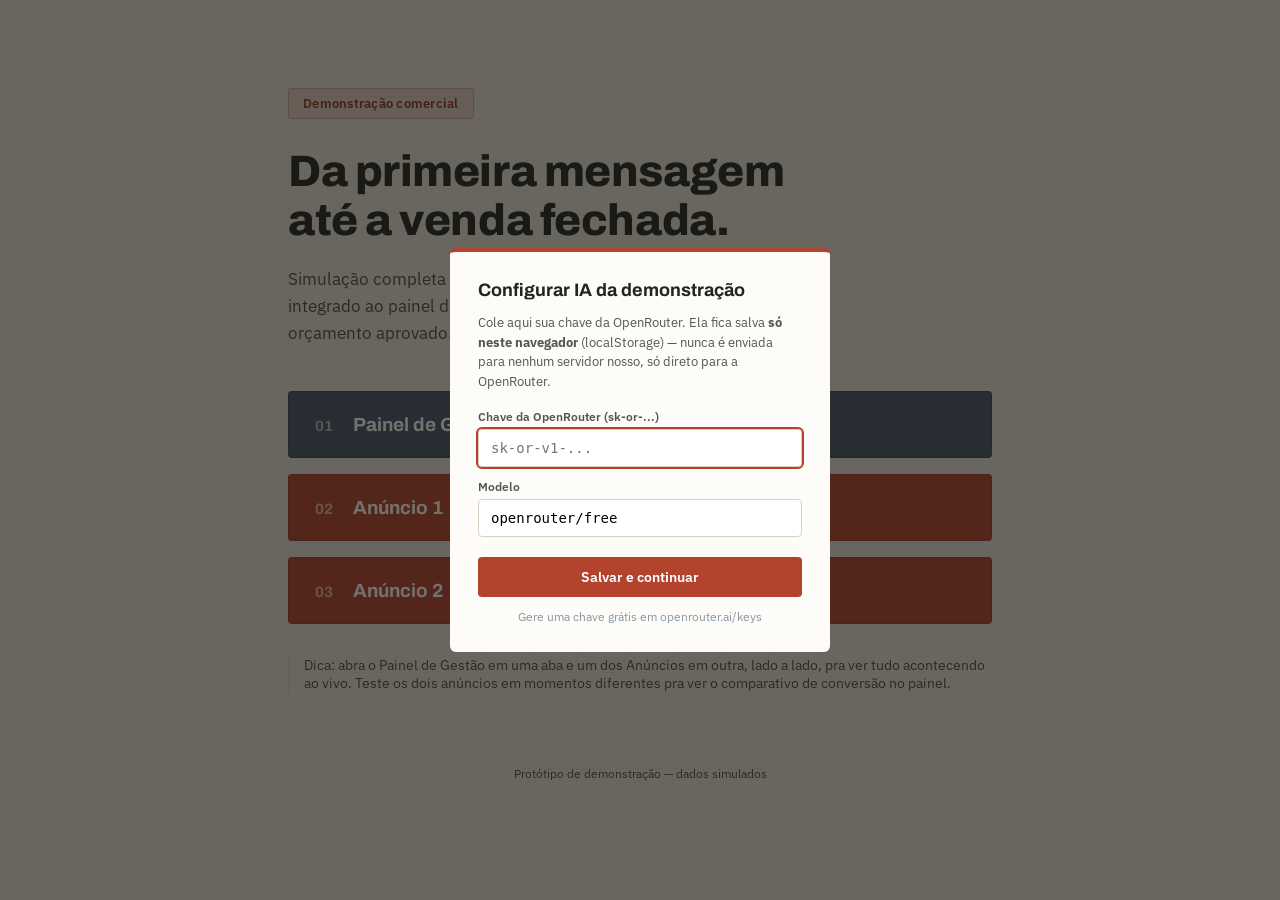
<file: index.html>
<!DOCTYPE html>
<html lang="pt-BR">
<head>
<meta charset="UTF-8" />
<meta name="viewport" content="width=device-width, initial-scale=1.0" />
<title>Fluxo Comercial — Demonstração</title>
<link rel="preconnect" href="https://fonts.googleapis.com">
<link href="https://fonts.googleapis.com/css2?family=Archivo:wght@600;700;800&family=IBM+Plex+Sans:wght@400;500;600&display=swap" rel="stylesheet">
<link rel="stylesheet" href="style.css">
<link rel="stylesheet" href="apikey-modal.css">
</head>
<body>

<div class="grid-overlay"></div>

<main class="hero">
  <div class="hero-tag">Demonstração comercial</div>
  <h1 class="hero-title">Da primeira mensagem<br>até a venda fechada.</h1>
  <p class="hero-sub">Simulação completa do fluxo de atendimento via WhatsApp com IA, integrado ao painel de gestão do lojista — do clique no anúncio até o orçamento aprovado.</p>

  <div class="hero-actions">
    <a href="painel.html" class="plaque plaque-steel">
      <span class="plaque-num">01</span>
      <span class="plaque-label">Painel de Gestão</span>
      <span class="plaque-desc">Acompanhe o funil em tempo real</span>
    </a>

    <a href="anuncio.html?ad=1" class="plaque plaque-rust">
      <span class="plaque-num">02</span>
      <span class="plaque-label">Anúncio 1</span>
      <span class="plaque-desc">Viva a jornada como um cliente final</span>
    </a>

    <a href="anuncio.html?ad=2" class="plaque plaque-rust">
      <span class="plaque-num">03</span>
      <span class="plaque-label">Anúncio 2</span>
      <span class="plaque-desc">Mesma jornada, campanha diferente</span>
    </a>
  </div>

  <p class="hero-hint">Dica: abra o Painel de Gestão em uma aba e um dos Anúncios em outra, lado a lado, pra ver tudo acontecendo ao vivo. Teste os dois anúncios em momentos diferentes pra ver o comparativo de conversão no painel.</p>
</main>

<footer class="hero-footer">Protótipo de demonstração — dados simulados</footer>

<script src="config.js"></script>
<script src="apikey.js"></script>
<script src="funnel-store.js"></script>
<script>
  FunnelStore.seedIfEmpty();
  FunnelStore.recordEvent("site_visit", {});
  // Pede a chave da IA logo na entrada, pra já estar pronta quando
  // o Junior clicar em algum anúncio.
  PillarisKey.ensure(function () {});
</script>

</body>
</html>
</file>
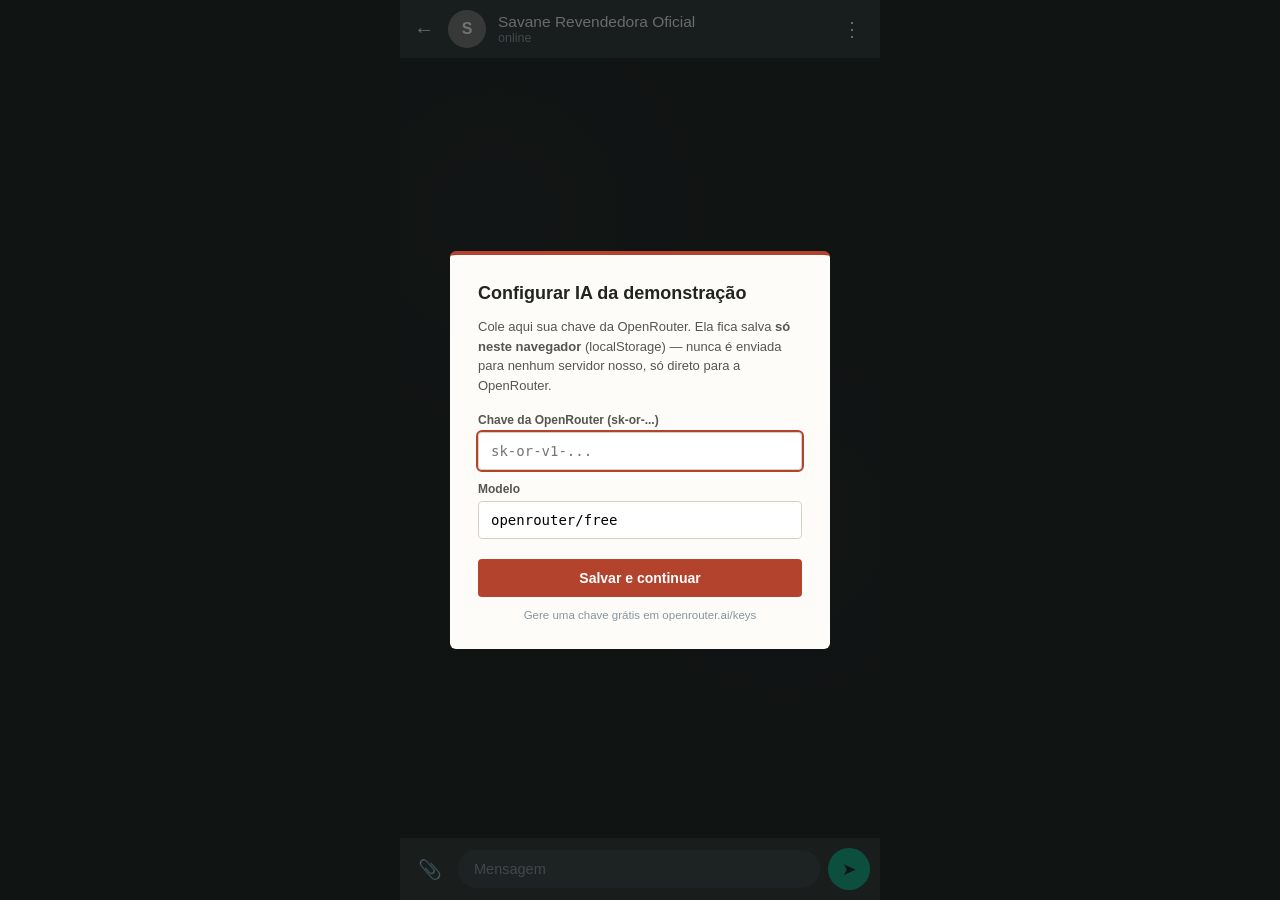
<file: anuncio.html>
<!DOCTYPE html>
<html lang="pt-BR">
<head>
<meta charset="UTF-8" />
<meta name="viewport" content="width=device-width, initial-scale=1.0" />
<title>WhatsApp</title>
<link rel="stylesheet" href="whatsapp.css">
<link rel="stylesheet" href="apikey-modal.css">
</head>
<body>

<div class="wa-app">

  <div class="wa-header">
    <a href="index.html" class="wa-back">&#8592;</a>
    <div class="wa-avatar">S</div>
    <div class="wa-contact">
      <div class="wa-contact-name">Savane Revendedora Oficial</div>
      <div class="wa-contact-status" id="statusLine">online</div>
    </div>
    <div class="wa-menu">&#8942;</div>
  </div>

  <div class="wa-chat" id="chatWindow"></div>

  <div class="wa-inputbar">
    <button id="attachBtn" class="wa-attach" aria-label="Anexar foto" title="Enviar foto do ambiente">📎</button>
    <input type="file" id="photoInput" accept="image/*" capture="environment" style="display:none" />
    <input type="text" id="msgInput" placeholder="Mensagem" autocomplete="off" />
    <button id="sendBtn" class="wa-send" aria-label="Enviar">&#10148;</button>
  </div>

</div>

<script src="config.js"></script>
<script src="apikey.js"></script>
<script src="funnel-store.js"></script>
<script src="chat.js"></script>
</body>
</html>
</file>
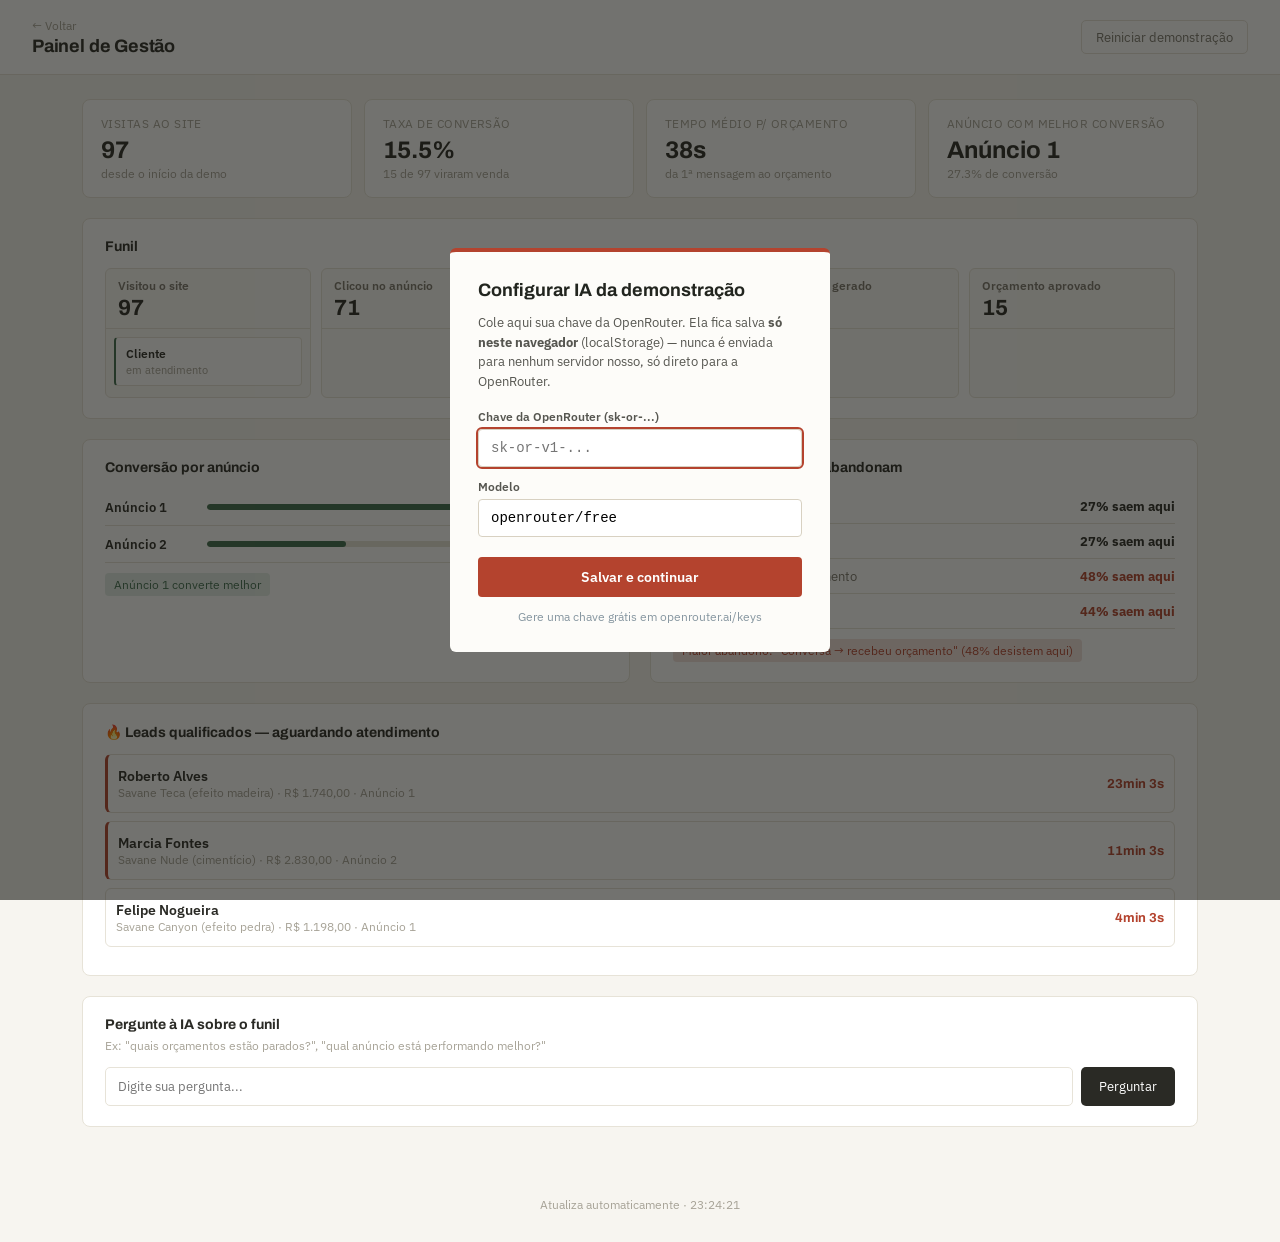
<file: painel.html>
<!DOCTYPE html>
<html lang="pt-BR">
<head>
<meta charset="UTF-8" />
<meta name="viewport" content="width=device-width, initial-scale=1.0" />
<title>Painel de Gestão</title>
<link rel="preconnect" href="https://fonts.googleapis.com">
<link href="https://fonts.googleapis.com/css2?family=Archivo:wght@600;700;800&family=IBM+Plex+Sans:wght@400;500;600&display=swap" rel="stylesheet">
<link rel="stylesheet" href="painel.css">
<link rel="stylesheet" href="apikey-modal.css">
</head>
<body>

<header class="pnl-header">
  <div>
    <a href="index.html" class="pnl-back">&#8592; Voltar</a>
    <h1 class="pnl-title">Painel de Gestão</h1>
  </div>
  <button id="resetBtn" class="pnl-reset">Reiniciar demonstração</button>
</header>

<main class="pnl-main">

  <section class="pnl-kpis" id="kpiRow"></section>

  <section class="pnl-panel">
    <h2 class="pnl-panel-title">Funil</h2>
    <div class="pnl-board" id="board"></div>
  </section>

  <div class="pnl-row-2">
    <section class="pnl-panel">
      <h2 class="pnl-panel-title">Conversão por anúncio</h2>
      <div id="adsPanel"></div>
    </section>

    <section class="pnl-panel">
      <h2 class="pnl-panel-title">Onde os clientes mais abandonam</h2>
      <div id="dropoffPanel"></div>
    </section>
  </div>

  <section class="pnl-panel">
    <h2 class="pnl-panel-title">🔥 Leads qualificados — aguardando atendimento</h2>
    <div id="queuePanel"></div>
  </section>

  <section class="pnl-panel pnl-ai-panel">
    <h2 class="pnl-panel-title">Pergunte à IA sobre o funil</h2>
    <p class="pnl-ai-hint">Ex: "quais orçamentos estão parados?", "qual anúncio está performando melhor?"</p>
    <div class="pnl-ai-inputrow">
      <input type="text" id="aiQuestion" placeholder="Digite sua pergunta..." />
      <button id="aiAskBtn">Perguntar</button>
    </div>
    <div id="aiAnswer" class="pnl-ai-answer" style="display:none;"></div>
  </section>

</main>

<div id="leadModalOverlay" class="pnl-modal-overlay" style="display:none;">
  <div class="pnl-modal">
    <button id="leadModalClose" class="pnl-modal-close">&times;</button>
    <div id="leadModalBody"></div>
  </div>
</div>

<footer class="pnl-footer">Atualiza automaticamente · <span id="lastUpdate">--</span></footer>

<script src="config.js"></script>
<script src="apikey.js"></script>
<script src="funnel-store.js"></script>
<script src="painel.js"></script>
</body>
</html>
</file>
<file: style.css>
:root {
  --sand: #e7e2d8;
  --sand-dark: #d8d1c2;
  --ink: #22251f;
  --ink-soft: #4a4a42;
  --rust: #b4432e;
  --rust-dark: #8f3423;
  --yellow: #e8a93b;
  --steel: #445366;
  --steel-dark: #333f4d;
  --green: #3e6b4f;
  --white: #fdfcf9;
}

* { box-sizing: border-box; }

html, body {
  margin: 0;
  padding: 0;
  background: var(--sand);
  color: var(--ink);
  font-family: "IBM Plex Sans", sans-serif;
  min-height: 100vh;
}

.grid-overlay {
  position: fixed;
  inset: 0;
  pointer-events: none;
  background-image:
    linear-gradient(var(--sand-dark) 1px, transparent 1px),
    linear-gradient(90deg, var(--sand-dark) 1px, transparent 1px);
  background-size: 48px 48px;
  opacity: 0.35;
  z-index: 0;
}

.hero {
  position: relative;
  z-index: 1;
  max-width: 760px;
  margin: 0 auto;
  padding: 88px 28px 40px;
}

.hero-tag {
  display: inline-block;
  font-family: "IBM Plex Sans", sans-serif;
  font-size: 13px;
  font-weight: 600;
  letter-spacing: 0.02em;
  color: var(--rust-dark);
  background: rgba(180, 67, 46, 0.12);
  border: 1px solid rgba(180, 67, 46, 0.3);
  padding: 6px 14px;
  border-radius: 3px;
  margin-bottom: 28px;
}

.hero-title {
  font-family: "Archivo", sans-serif;
  font-weight: 800;
  font-size: 44px;
  line-height: 1.12;
  margin: 0 0 20px;
  letter-spacing: -0.01em;
}

.hero-sub {
  font-size: 17px;
  line-height: 1.6;
  color: var(--ink-soft);
  max-width: 560px;
  margin: 0 0 44px;
}

.hero-actions {
  display: flex;
  flex-direction: column;
  gap: 16px;
  margin-bottom: 32px;
}

.plaque {
  display: flex;
  align-items: baseline;
  gap: 16px;
  padding: 22px 26px;
  border-radius: 4px;
  text-decoration: none;
  color: var(--white);
  position: relative;
  transition: transform 0.15s ease;
  border: 1px solid rgba(0,0,0,0.15);
}

.plaque:hover { transform: translateX(4px); }

.plaque-steel { background: var(--steel); }
.plaque-steel:hover { background: var(--steel-dark); }

.plaque-rust { background: var(--rust); }
.plaque-rust:hover { background: var(--rust-dark); }

.plaque-num {
  font-family: "Archivo", sans-serif;
  font-weight: 700;
  font-size: 15px;
  opacity: 0.6;
  min-width: 22px;
}

.plaque-label {
  font-family: "Archivo", sans-serif;
  font-weight: 700;
  font-size: 19px;
  flex: 0 0 auto;
}

.plaque-desc {
  font-size: 14px;
  opacity: 0.85;
  border-left: 1px solid rgba(255,255,255,0.3);
  padding-left: 16px;
  margin-left: 4px;
}

.hero-hint {
  font-size: 13.5px;
  color: var(--ink-soft);
  border-left: 2px solid var(--sand-dark);
  padding-left: 14px;
}

.hero-footer {
  position: relative;
  z-index: 1;
  text-align: center;
  font-size: 12px;
  color: var(--ink-soft);
  padding: 20px;
}

@media (max-width: 600px) {
  .hero-title { font-size: 32px; }
  .plaque { flex-direction: column; gap: 4px; align-items: flex-start; }
  .plaque-desc { border-left: none; padding-left: 0; margin-left: 0; }
}
</file>
<file: apikey-modal.css>
.pk-overlay {
  position: fixed;
  inset: 0;
  background: rgba(20, 20, 16, 0.6);
  display: flex;
  align-items: center;
  justify-content: center;
  z-index: 1000;
  padding: 20px;
}

.pk-modal {
  background: #fdfcf9;
  border-radius: 6px;
  padding: 28px;
  max-width: 380px;
  width: 100%;
  font-family: "IBM Plex Sans", -apple-system, sans-serif;
  border-top: 4px solid #b4432e;
}

.pk-modal-title {
  font-family: "Archivo", sans-serif;
  font-weight: 700;
  font-size: 18px;
  margin-bottom: 10px;
  color: #22251f;
}

.pk-modal-text {
  font-size: 13px;
  line-height: 1.5;
  color: #565650;
  margin-bottom: 18px;
}

.pk-label {
  display: block;
  font-size: 12px;
  font-weight: 600;
  color: #565650;
  margin-bottom: 5px;
  margin-top: 12px;
}

.pk-input {
  width: 100%;
  padding: 10px 12px;
  border-radius: 4px;
  border: 1px solid #d8d1c2;
  font-size: 14px;
  font-family: monospace;
  background: #fff;
}
.pk-input:focus { outline: 2px solid #b4432e; }
.pk-input-error { border-color: #b4432e; background: #fdf0ee; }

.pk-btn {
  width: 100%;
  margin-top: 20px;
  padding: 11px 0;
  background: #b4432e;
  color: #fff;
  border: none;
  border-radius: 4px;
  font-weight: 600;
  font-size: 14px;
  cursor: pointer;
  font-family: "IBM Plex Sans", sans-serif;
}
.pk-btn:hover { background: #8f3423; }

.pk-modal-hint {
  text-align: center;
  font-size: 11.5px;
  color: #8696a0;
  margin-top: 12px;
}
</file>
<file: whatsapp.css>
* { box-sizing: border-box; }

html, body {
  margin: 0;
  padding: 0;
  height: 100%;
  font-family: -apple-system, "Segoe UI", Helvetica, Arial, sans-serif;
  background: #0b141a;
}

.wa-app {
  max-width: 480px;
  margin: 0 auto;
  height: 100vh;
  display: flex;
  flex-direction: column;
  background: #0b141a;
}

.wa-header {
  background: #202c33;
  color: #e9edef;
  display: flex;
  align-items: center;
  padding: 10px 14px;
  gap: 12px;
  flex: 0 0 auto;
}

.wa-back {
  color: #e9edef;
  text-decoration: none;
  font-size: 20px;
  padding-right: 2px;
}

.wa-avatar {
  width: 38px;
  height: 38px;
  border-radius: 50%;
  background: #6a7175;
  color: #fff;
  display: flex;
  align-items: center;
  justify-content: center;
  font-weight: 600;
  flex: 0 0 auto;
}

.wa-contact { flex: 1; min-width: 0; }
.wa-contact-name {
  font-size: 15.5px;
  font-weight: 500;
  white-space: nowrap;
  overflow: hidden;
  text-overflow: ellipsis;
}
.wa-contact-status {
  font-size: 12.5px;
  color: #8696a0;
}

.wa-menu {
  color: #e9edef;
  font-size: 20px;
  padding: 0 4px;
}

.wa-chat {
  flex: 1;
  overflow-y: auto;
  padding: 14px 8px;
  background-color: #0b141a;
  background-image:
    radial-gradient(circle at 20% 20%, rgba(255,255,255,0.02) 0%, transparent 40%),
    radial-gradient(circle at 80% 60%, rgba(255,255,255,0.02) 0%, transparent 40%);
  display: flex;
  flex-direction: column;
  gap: 2px;
}

.wa-bubble-row {
  display: flex;
  padding: 2px 8px;
}
.wa-bubble-row.in { justify-content: flex-start; }
.wa-bubble-row.out { justify-content: flex-end; }

.wa-bubble {
  max-width: 78%;
  padding: 7px 9px 8px 9px;
  border-radius: 8px;
  font-size: 14.3px;
  line-height: 1.35;
  position: relative;
  white-space: pre-wrap;
  word-wrap: break-word;
}

.wa-bubble.in {
  background: #202c33;
  color: #e9edef;
  border-top-left-radius: 0;
}

.wa-bubble.out {
  background: #005c4b;
  color: #e9edef;
  border-top-right-radius: 0;
}

.wa-time {
  display: block;
  font-size: 10.5px;
  color: #8696a0;
  text-align: right;
  margin-top: 3px;
}

.wa-typing {
  display: flex;
  gap: 4px;
  padding: 10px 12px;
}
.wa-typing span {
  width: 6px;
  height: 6px;
  border-radius: 50%;
  background: #8696a0;
  animation: wa-blink 1.2s infinite ease-in-out;
}
.wa-typing span:nth-child(2) { animation-delay: 0.2s; }
.wa-typing span:nth-child(3) { animation-delay: 0.4s; }
@keyframes wa-blink {
  0%, 80%, 100% { opacity: 0.3; }
  40% { opacity: 1; }
}

/* Quote card */
.wa-quote-card {
  background: #202c33;
  color: #e9edef;
  border-radius: 8px;
  border-left: 4px solid #00a884;
  padding: 12px 14px;
  max-width: 84%;
  font-size: 13.5px;
}
.wa-quote-title {
  font-weight: 700;
  font-size: 14.5px;
  margin-bottom: 8px;
  color: #00d9a6;
}
.wa-quote-row {
  display: flex;
  justify-content: space-between;
  padding: 3px 0;
  border-bottom: 1px dashed rgba(255,255,255,0.08);
}
.wa-quote-row span:first-child { color: #8696a0; }
.wa-quote-total {
  display: flex;
  justify-content: space-between;
  margin-top: 8px;
  padding-top: 8px;
  border-top: 1px solid rgba(255,255,255,0.15);
  font-weight: 700;
  font-size: 15px;
  color: #00d9a6;
}
.wa-quote-actions {
  display: flex;
  gap: 8px;
  margin-top: 12px;
}
.wa-quote-btn {
  flex: 1;
  padding: 9px 0;
  border-radius: 6px;
  border: none;
  font-weight: 600;
  font-size: 13.5px;
  cursor: pointer;
}
.wa-quote-btn.approve { background: #00a884; color: #06231d; }
.wa-quote-btn.reject { background: transparent; color: #e9edef; border: 1px solid #4a5b64; }
.wa-quote-btn:disabled { opacity: 0.5; cursor: default; }

.wa-attach {
  width: 40px;
  height: 40px;
  border-radius: 50%;
  border: none;
  background: transparent;
  color: #8696a0;
  font-size: 19px;
  cursor: pointer;
  flex: 0 0 auto;
  display: flex;
  align-items: center;
  justify-content: center;
}
.wa-attach:hover { background: rgba(255,255,255,0.06); }
.wa-attach:disabled { opacity: 0.4; cursor: default; }

.wa-image-bubble {
  max-width: 78%;
  border-radius: 8px;
  overflow: hidden;
  position: relative;
}
.wa-image-bubble img {
  display: block;
  width: 100%;
  max-height: 320px;
  object-fit: cover;
}
.wa-image-caption {
  padding: 6px 9px 8px;
  font-size: 13px;
  background: #202c33;
  color: #e9edef;
}
.wa-image-bubble.out .wa-image-caption { background: #005c4b; }

.wa-image-loading {
  display: flex;
  align-items: center;
  gap: 8px;
  padding: 14px 16px;
  background: #202c33;
  color: #8696a0;
  border-radius: 8px;
  font-size: 13px;
  max-width: 78%;
}
.wa-image-loading .wa-spinner {
  width: 14px;
  height: 14px;
  border: 2px solid #445366;
  border-top-color: #00d9a6;
  border-radius: 50%;
  animation: wa-spin 0.8s linear infinite;
}
@keyframes wa-spin { to { transform: rotate(360deg); } }

.wa-catalog-card {
  background: #202c33;
  color: #e9edef;
  border-radius: 8px;
  padding: 12px;
  max-width: 88%;
}
.wa-catalog-title {
  font-weight: 700;
  font-size: 14.5px;
  margin-bottom: 2px;
}
.wa-catalog-hint {
  font-size: 12.5px;
  color: #8696a0;
  margin-bottom: 10px;
}
.wa-catalog-grid {
  display: grid;
  grid-template-columns: 1fr 1fr;
  gap: 8px;
}
.wa-catalog-item {
  background: #111b21;
  border-radius: 6px;
  overflow: hidden;
  cursor: pointer;
  transition: transform 0.12s ease;
}
.wa-catalog-item:hover { transform: scale(1.02); }
.wa-catalog-item img {
  width: 100%;
  height: 84px;
  object-fit: cover;
  display: block;
}
.wa-catalog-item-name {
  font-size: 12px;
  font-weight: 600;
  padding: 6px 8px 0;
}
.wa-catalog-item-price {
  font-size: 11px;
  color: #00d9a6;
  padding: 0 8px 8px;
}

.wa-inputbar {
  flex: 0 0 auto;
  display: flex;
  align-items: center;
  gap: 8px;
  padding: 10px;
  background: #202c33;
}

.wa-inputbar input {
  flex: 1;
  border: none;
  outline: none;
  padding: 11px 16px;
  border-radius: 22px;
  background: #2a3942;
  color: #e9edef;
  font-size: 14.5px;
}
.wa-inputbar input::placeholder { color: #8696a0; }

.wa-send {
  width: 42px;
  height: 42px;
  border-radius: 50%;
  border: none;
  background: #00a884;
  color: #0b141a;
  font-size: 17px;
  cursor: pointer;
  display: flex;
  align-items: center;
  justify-content: center;
}
.wa-send:disabled { opacity: 0.5; cursor: default; }
</file>
<file: painel.css>
:root {
  --bg: #f7f5f0;
  --surface: #ffffff;
  --border: #e7e3d8;
  --ink: #2a2a25;
  --ink-soft: #7a766c;
  --ink-faint: #a7a397;
  --accent: #b4432e;
  --accent-soft: #f2e2dd;
  --good: #3e6b4f;
  --good-soft: #e3ede6;
  --warn: #b4432e;
}

* { box-sizing: border-box; }

html, body {
  margin: 0;
  background: var(--bg);
  color: var(--ink);
  font-family: "IBM Plex Sans", sans-serif;
  font-size: 14px;
  -webkit-font-smoothing: antialiased;
}

.pnl-header {
  display: flex;
  align-items: center;
  justify-content: space-between;
  padding: 18px 32px;
  border-bottom: 1px solid var(--border);
  background: var(--surface);
}

.pnl-back {
  color: var(--ink-faint);
  text-decoration: none;
  font-size: 12px;
  display: block;
  margin-bottom: 3px;
}
.pnl-back:hover { color: var(--ink-soft); }

.pnl-title {
  font-family: "Archivo", sans-serif;
  font-weight: 700;
  font-size: 18px;
  margin: 0;
  letter-spacing: -0.01em;
}

.pnl-reset {
  background: transparent;
  border: 1px solid var(--border);
  color: var(--ink-soft);
  padding: 8px 14px;
  border-radius: 5px;
  font-size: 12.5px;
  cursor: pointer;
  font-family: "IBM Plex Sans", sans-serif;
}
.pnl-reset:hover { border-color: var(--accent); color: var(--accent); }

.pnl-main {
  max-width: 1180px;
  margin: 0 auto;
  padding: 24px 32px 60px;
  display: flex;
  flex-direction: column;
  gap: 20px;
}

/* KPIs */
.pnl-kpis {
  display: grid;
  grid-template-columns: repeat(4, 1fr);
  gap: 12px;
}
.pnl-kpi {
  background: var(--surface);
  border: 1px solid var(--border);
  border-radius: 8px;
  padding: 16px 18px;
}
.pnl-kpi-label {
  font-size: 11.5px;
  color: var(--ink-faint);
  text-transform: uppercase;
  letter-spacing: 0.04em;
  margin-bottom: 6px;
}
.pnl-kpi-value {
  font-family: "Archivo", sans-serif;
  font-weight: 700;
  font-size: 24px;
  color: var(--ink);
}
.pnl-kpi-sub {
  font-size: 11.5px;
  color: var(--ink-faint);
  margin-top: 3px;
}

/* Painéis genéricos */
.pnl-panel {
  background: var(--surface);
  border: 1px solid var(--border);
  border-radius: 8px;
  padding: 20px 22px;
}
.pnl-panel-title {
  font-family: "Archivo", sans-serif;
  font-weight: 700;
  font-size: 14px;
  margin: 0 0 14px;
  color: var(--ink);
}

.pnl-row-2 {
  display: grid;
  grid-template-columns: 1fr 1fr;
  gap: 20px;
}

/* Kanban */
.pnl-board {
  display: grid;
  grid-template-columns: repeat(5, 1fr);
  gap: 10px;
}
.pnl-column {
  border: 1px solid var(--border);
  border-radius: 6px;
  min-height: 130px;
  background: #fbfaf7;
}
.pnl-col-head {
  padding: 10px 12px 8px;
  border-bottom: 1px solid var(--border);
}
.pnl-col-label {
  font-size: 11.5px;
  font-weight: 600;
  color: var(--ink-soft);
  line-height: 1.3;
}
.pnl-col-count {
  font-family: "Archivo", sans-serif;
  font-weight: 700;
  font-size: 22px;
  margin-top: 2px;
  color: var(--ink);
}
.pnl-col-body {
  padding: 8px;
  display: flex;
  flex-direction: column;
  gap: 6px;
}
.pnl-card {
  background: var(--surface);
  border: 1px solid var(--border);
  border-left: 2px solid var(--good);
  border-radius: 4px;
  padding: 8px 10px;
  font-size: 12px;
  animation: pnl-drop 0.3s ease;
}
@keyframes pnl-drop { from { opacity: 0; transform: translateY(-4px); } to { opacity: 1; transform: translateY(0); } }
.pnl-card-name { font-weight: 600; margin-bottom: 2px; }
.pnl-card-meta { color: var(--ink-faint); font-size: 11px; }

/* Conversão por anúncio */
.pnl-ad-row {
  display: flex;
  align-items: center;
  gap: 12px;
  padding: 10px 0;
  border-bottom: 1px solid var(--border);
}
.pnl-ad-row:last-child { border-bottom: none; }
.pnl-ad-name { font-weight: 600; width: 90px; flex: 0 0 auto; font-size: 12.5px; }
.pnl-ad-bar-track {
  flex: 1;
  height: 6px;
  background: var(--border);
  border-radius: 3px;
  overflow: hidden;
}
.pnl-ad-bar-fill { height: 100%; background: var(--good); border-radius: 3px; }
.pnl-ad-pct { width: 46px; text-align: right; font-weight: 700; font-size: 12.5px; flex: 0 0 auto; }
.pnl-ad-winner-tag {
  display: inline-block;
  margin-top: 10px;
  font-size: 11.5px;
  color: var(--good);
  background: var(--good-soft);
  padding: 4px 9px;
  border-radius: 4px;
}

/* Drop-off */
.pnl-drop-row {
  display: flex;
  justify-content: space-between;
  align-items: center;
  padding: 9px 0;
  border-bottom: 1px solid var(--border);
  font-size: 12.5px;
}
.pnl-drop-row:last-child { border-bottom: none; }
.pnl-drop-label { color: var(--ink-soft); }
.pnl-drop-value { font-weight: 700; }
.pnl-drop-value.high { color: var(--accent); }
.pnl-drop-worst {
  display: inline-block;
  margin-top: 10px;
  font-size: 11.5px;
  color: var(--accent);
  background: var(--accent-soft);
  padding: 4px 9px;
  border-radius: 4px;
}

/* Fila de qualificados */
.pnl-queue-row {
  display: flex;
  align-items: center;
  gap: 12px;
  padding: 12px 10px;
  border: 1px solid var(--border);
  border-radius: 6px;
  margin-bottom: 8px;
  cursor: pointer;
  transition: border-color 0.12s ease;
}
.pnl-queue-row:hover { border-color: var(--accent); }
.pnl-queue-row.urgent { border-left: 3px solid var(--accent); }
.pnl-queue-name { font-weight: 600; flex: 1; min-width: 0; }
.pnl-queue-meta { font-size: 11.5px; color: var(--ink-faint); }
.pnl-queue-wait {
  font-family: "Archivo", sans-serif;
  font-weight: 700;
  font-size: 13px;
  color: var(--accent);
  white-space: nowrap;
}
.pnl-queue-empty { color: var(--ink-faint); font-size: 12.5px; padding: 10px 0; }

/* IA de gestão */
.pnl-ai-hint { font-size: 12px; color: var(--ink-faint); margin: -8px 0 14px; }
.pnl-ai-inputrow { display: flex; gap: 8px; }
.pnl-ai-inputrow input {
  flex: 1;
  padding: 10px 12px;
  border: 1px solid var(--border);
  border-radius: 5px;
  font-size: 13px;
  font-family: "IBM Plex Sans", sans-serif;
}
.pnl-ai-inputrow input:focus { outline: none; border-color: var(--accent); }
.pnl-ai-inputrow button {
  background: var(--ink);
  color: #fff;
  border: none;
  border-radius: 5px;
  padding: 0 18px;
  font-size: 13px;
  cursor: pointer;
  font-family: "IBM Plex Sans", sans-serif;
}
.pnl-ai-inputrow button:disabled { opacity: 0.5; cursor: default; }
.pnl-ai-answer {
  margin-top: 14px;
  padding: 12px 14px;
  background: #fbfaf7;
  border: 1px solid var(--border);
  border-radius: 6px;
  font-size: 13px;
  line-height: 1.5;
  white-space: pre-wrap;
}

/* Modal de transcript */
.pnl-modal-overlay {
  position: fixed;
  inset: 0;
  background: rgba(20,20,16,0.5);
  display: flex;
  align-items: center;
  justify-content: center;
  z-index: 1000;
  padding: 20px;
}
.pnl-modal {
  background: var(--surface);
  border-radius: 8px;
  max-width: 480px;
  width: 100%;
  max-height: 80vh;
  overflow-y: auto;
  padding: 24px;
  position: relative;
}
.pnl-modal-close {
  position: absolute;
  top: 14px;
  right: 14px;
  border: none;
  background: transparent;
  font-size: 22px;
  cursor: pointer;
  color: var(--ink-faint);
  line-height: 1;
}
.pnl-modal-name { font-family: "Archivo", sans-serif; font-weight: 700; font-size: 16px; margin-bottom: 4px; }
.pnl-modal-meta { font-size: 12.5px; color: var(--ink-faint); margin-bottom: 16px; }
.pnl-modal-msg { padding: 8px 0; border-bottom: 1px solid var(--border); font-size: 13px; }
.pnl-modal-msg:last-child { border-bottom: none; }
.pnl-modal-msg-role { font-weight: 600; font-size: 11px; color: var(--ink-faint); text-transform: uppercase; margin-bottom: 2px; }

.pnl-footer { text-align: center; font-size: 11.5px; color: var(--ink-faint); padding: 10px 0 30px; }

@media (max-width: 900px) {
  .pnl-kpis { grid-template-columns: repeat(2, 1fr); }
  .pnl-board { grid-template-columns: repeat(2, 1fr); }
  .pnl-row-2 { grid-template-columns: 1fr; }
}
</file>
